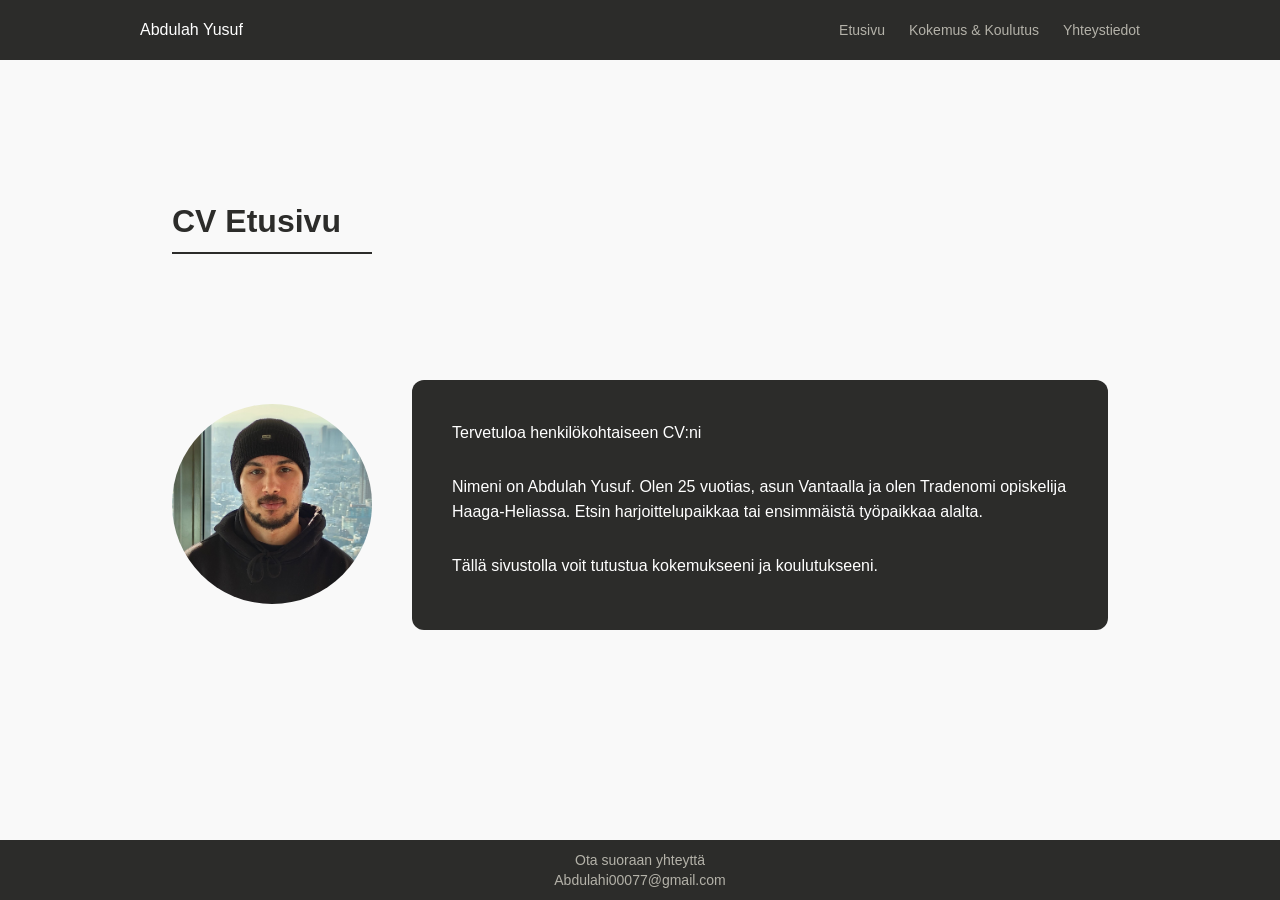
<file: index.html>
<!DOCTYPE html>
<html lang="fi">

<head>
    <meta charset="UTF-8">
    <meta name="viewport" content="width=device-width, initial-scale=1.0">
    <title>Abdulah Yusuf</title>
    <link rel="stylesheet" href="css/style.css">
</head>

<body>

    <header>
        <nav aria-label="Päänavigaatio">
            <span class="logo">Abdulah Yusuf</span>
            <ul>
                <li><a href="index.html">Etusivu</a></li>
                <li><a href="kokemus.html">Kokemus & Koulutus</a></li>
                <li><a href="yhteystiedot.html">Yhteystiedot</a></li>
            </ul>
        </nav>
    </header>

    <main id="sisalto" aria-label="Etusivun sisältö">
        <section class="hero">
            <div class="hero-vasen">
                <h1>CV Etusivu</h1>
                <img src="img/profiili.jpg" alt="Profiilkuva - Abdulah Yusuf" loading="lazy">
            </div>
            <div class="hero-oikea">
                <p>Tervetuloa henkilökohtaiseen CV:ni</p>
                <p>Nimeni on Abdulah Yusuf. Olen 25 vuotias, asun Vantaalla ja olen Tradenomi opiskelija Haaga-Heliassa.
                    Etsin harjoittelupaikkaa tai ensimmäistä työpaikkaa alalta.</p>
                <p>Tällä sivustolla voit tutustua kokemukseeni ja koulutukseeni.</p>
            </div>
        </section>
    </main>

    <footer>
        <p>Ota suoraan yhteyttä</p>
        <p><a href="mailto:Abdulahi00077@gmail.com"
                onclick="navigator.clipboard.writeText('Abdulahi00077@gmail.com')">Abdulahi00077@gmail.com</a></p>
    </footer>

</body>

</html>
</file>
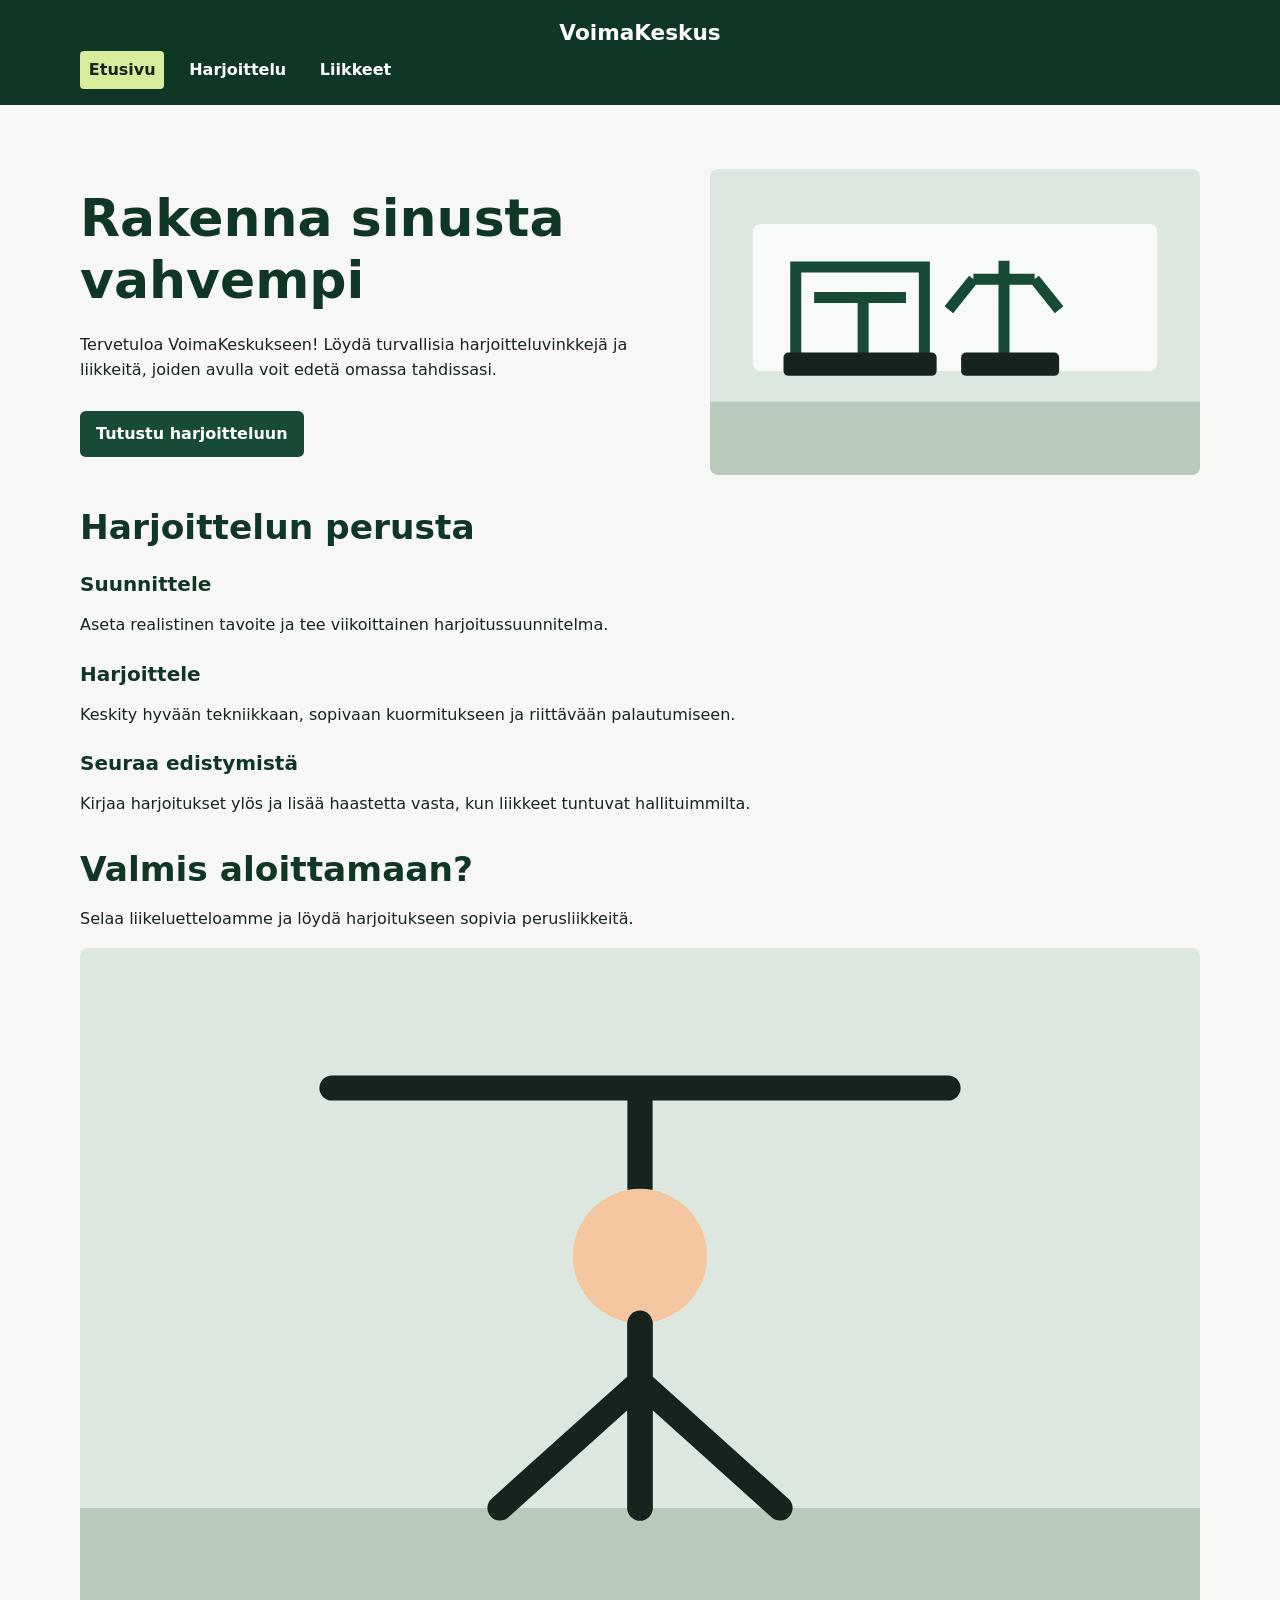
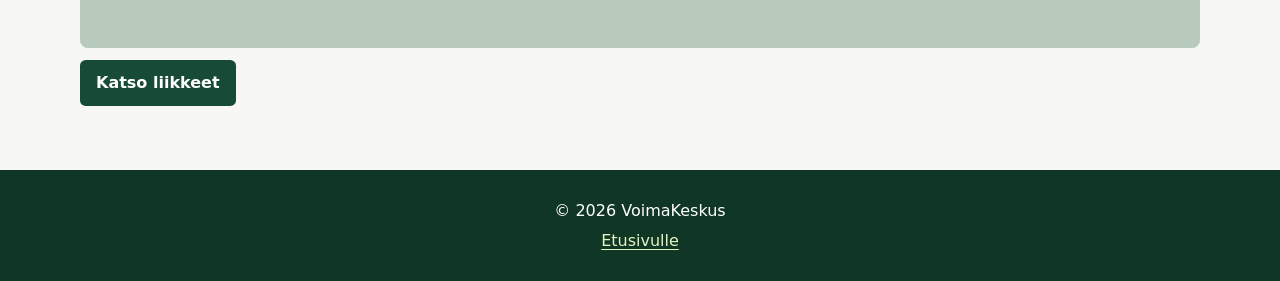
<file: oppimistehtava1/index.html>
<!DOCTYPE html>
<html lang="fi">
<head>
    <meta charset="UTF-8">
    <meta name="viewport" content="width=device-width, initial-scale=1.0">
    <meta name="description" content="Voimaa ja liikkumisen iloa tarjoava kuntosali- ja harjoitteluopas.">
    <title>VoimaKeskus | Aloitussivu</title>
    <link rel="stylesheet" href="style.css">
</head>
<body>
    <header>
        <div class="logo">
            <a href="index.html" aria-label="VoimaKeskuksen etusivu">VoimaKeskus</a>
        </div>
        <nav aria-label="Päävalikko">
            <ul>
                <li><a href="index.html" aria-current="page">Etusivu</a></li>
                <li><a href="harjoittelu.html">Harjoittelu</a></li>
                <li><a href="liikkeet.html">Liikkeet</a></li>
            </ul>
        </nav>
    </header>

    <main>
        <section class="hero">
            <div>
                <h1>Rakenna sinusta vahvempi</h1>
                <p>Tervetuloa VoimaKeskukseen! Löydä turvallisia harjoitteluvinkkejä ja liikkeitä, joiden avulla voit edetä omassa tahdissasi.</p>
                <a class="button" href="harjoittelu.html">Tutustu harjoitteluun</a>
            </div>
            <img src="images/kuntosali.svg" alt="Kuntosalilaitteita hyvin valaistussa kuntosalissa">
        </section>

        <section aria-labelledby="palvelut">
            <h2 id="palvelut">Harjoittelun perusta</h2>
            <article>
                <h3>Suunnittele</h3>
                <p>Aseta realistinen tavoite ja tee viikoittainen harjoitussuunnitelma.</p>
            </article>
            <article>
                <h3>Harjoittele</h3>
                <p>Keskity hyvään tekniikkaan, sopivaan kuormitukseen ja riittävään palautumiseen.</p>
            </article>
            <article>
                <h3>Seuraa edistymistä</h3>
                <p>Kirjaa harjoitukset ylös ja lisää haastetta vasta, kun liikkeet tuntuvat hallituimmilta.</p>
            </article>
        </section>

        <section aria-labelledby="aloita">
            <h2 id="aloita">Valmis aloittamaan?</h2>
            <p>Selaa liikeluetteloamme ja löydä harjoitukseen sopivia perusliikkeitä.</p>
            <img src="images/treenaaja.svg" alt="Henkilö harjoittelemassa leuanvetoa kuntosalilla">
            <a class="button" href="liikkeet.html">Katso liikkeet</a>
        </section>
    </main>

    <footer>
        <p>&copy; 2026 VoimaKeskus</p>
        <p><a href="index.html">Etusivulle</a></p>
    </footer>
</body>
</html>
</file>
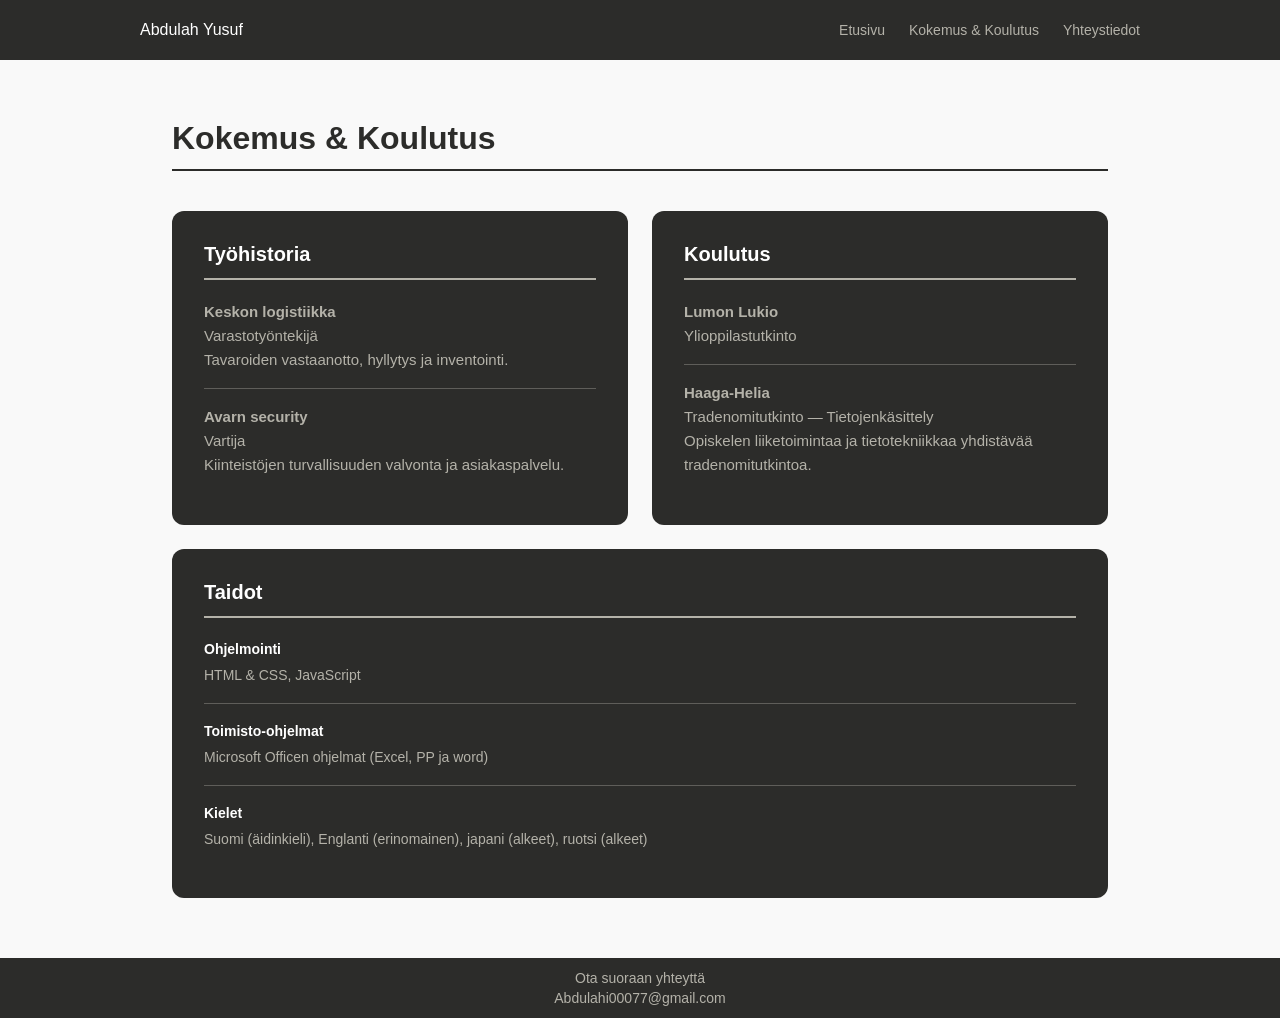
<file: kokemus.html>
<!DOCTYPE html>
<html lang="fi">

<head>
    <meta charset="UTF-8">
    <meta name="viewport" content="width=device-width, initial-scale=1.0">
    <title>Kokemus & Koulutus - Abdulah Yusuf</title>
    <link rel="stylesheet" href="css/style.css">
</head>

<body>

    <header>
        <nav aria-label="Päänavigaatio">
            <span class="logo">Abdulah Yusuf</span>
            <ul>
                <li><a href="index.html">Etusivu</a></li>
                <li><a href="kokemus.html">Kokemus & Koulutus</a></li>
                <li><a href="yhteystiedot.html">Yhteystiedot</a></li>
            </ul>
        </nav>
    </header>

    <main id="sisalto" aria-label="Kokemus ja koulutus">
        <section class="kokemus-sivu">
            <h1>Kokemus & Koulutus</h1>
            <div class="kokemus-grid">

                <div class="kokemus-osio">
                    <h2>Työhistoria</h2>
                    <ul>
                        <li>
                            <strong>Keskon logistiikka</strong>
                            <br>
                            <span>Varastotyöntekijä</span>
                            <br>
                            <p>Tavaroiden vastaanotto, hyllytys ja inventointi.</p>
                        </li>
                        <li>
                            <strong>Avarn security</strong>
                            <br>
                            <span>Vartija</span>
                            <br>
                            <p>Kiinteistöjen turvallisuuden valvonta ja asiakaspalvelu.</p>
                        </li>
                    </ul>
                </div>

                <div class="kokemus-osio">
                    <h2>Koulutus</h2>
                    <ul>
                        <li>
                            <strong>Lumon Lukio</strong>
                            <br>
                            <span>Ylioppilastutkinto</span>
                        </li>
                        <li>
                            <strong>Haaga-Helia</strong>
                            <br>
                            <span>Tradenomitutkinto — Tietojenkäsittely</span>
                            <br>
                            <p>Opiskelen liiketoimintaa ja tietotekniikkaa yhdistävää tradenomitutkintoa.</p>
                        </li>
                    </ul>
                </div>

                <div class="kokemus-osio kokemus-taidot">
                    <h2>Taidot</h2>
                    <ul>
                        <li>
                            <strong>Ohjelmointi</strong>
                            <span>HTML & CSS, JavaScript</span>
                        </li>
                        <li>
                            <strong>Toimisto-ohjelmat</strong>
                            <span>Microsoft Officen ohjelmat (Excel, PP ja word)</span>
                        </li>
                        <li>
                            <strong>Kielet</strong>
                            <span>Suomi (äidinkieli), Englanti (erinomainen), japani (alkeet), ruotsi (alkeet)</span>
                        </li>
                    </ul>
                </div>

            </div>
        </section>
    </main>

    <footer>
        <p>Ota suoraan yhteyttä</p>
        <p><a href="mailto:Abdulahi00077@gmail.com"
                onclick="navigator.clipboard.writeText('Abdulahi00077@gmail.com')">Abdulahi00077@gmail.com</a></p>
    </footer>

</body>

</html>
</file>
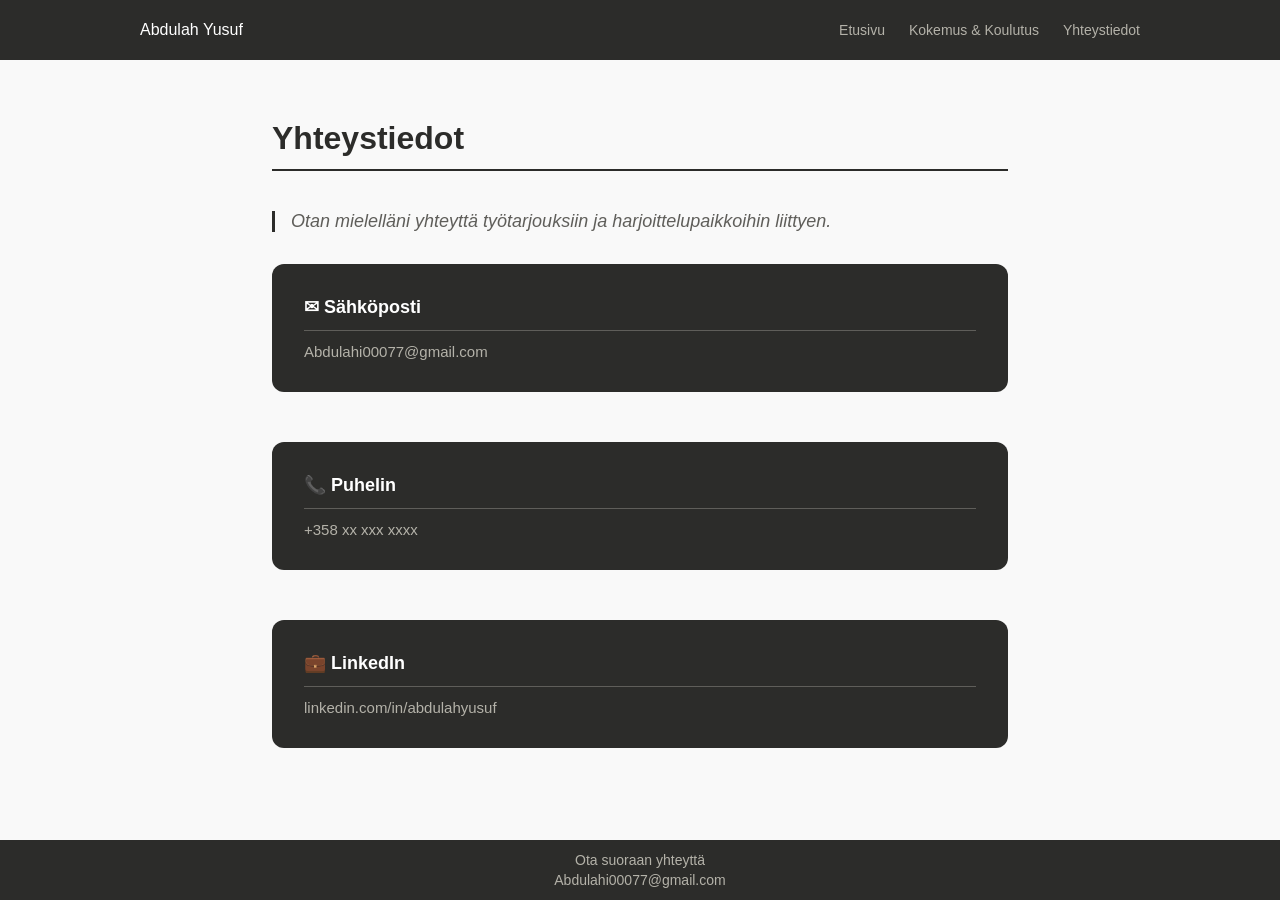
<file: yhteystiedot.html>
<!DOCTYPE html>
<html lang="fi">

<head>
    <meta charset="UTF-8">
    <meta name="viewport" content="width=device-width, initial-scale=1.0">
    <title>Yhteystiedot - Abdulah Yusuf</title>
    <link rel="stylesheet" href="css/style.css">
</head>

<body>

    <header>
        <nav aria-label="Päänavigaatio">
            <span class="logo">Abdulah Yusuf</span>
            <ul>
                <li><a href="index.html">Etusivu</a></li>
                <li><a href="kokemus.html">Kokemus & Koulutus</a></li>
                <li><a href="yhteystiedot.html">Yhteystiedot</a></li>
            </ul>
        </nav>
    </header>

    <main id="sisalto" aria-label="Yhteystiedot">
        <section class="yhteys-sivu">
            <h1>Yhteystiedot</h1>
            <p class="yhteys-intro">Otan mielelläni yhteyttä työtarjouksiin ja harjoittelupaikkoihin liittyen.</p>

            <div class="yhteys-grid">
                <div class="yhteys-kortti">
                    <h2>✉ Sähköposti</h2>
                    <a href="mailto:Abdulahi00077@gmail.com">Abdulahi00077@gmail.com</a>
                </div>
                <div class="yhteys-kortti">
                    <h2>📞 Puhelin</h2>
                    <a href="tel:+358xxxxxxxxx">+358 xx xxx xxxx</a>
                </div>
                <div class="yhteys-kortti">
                    <h2>💼 LinkedIn</h2>
                    <a href="https://linkedin.com/in/abdulahyusuf" target="_blank"
                        aria-label="LinkedIn-profiili, avautuu uuteen välilehteen">linkedin.com/in/abdulahyusuf</a>
                </div>
            </div>

        </section>
    </main>

    <footer>
        <p>Ota suoraan yhteyttä</p>
        <p><a href="mailto:Abdulahi00077@gmail.com" onclick="navigator.clipboard.writeText('Abdulahi00077@gmail.com')">
                Abdulahi00077@gmail.com</a></p>
    </footer>

</body>

</html>
</file>
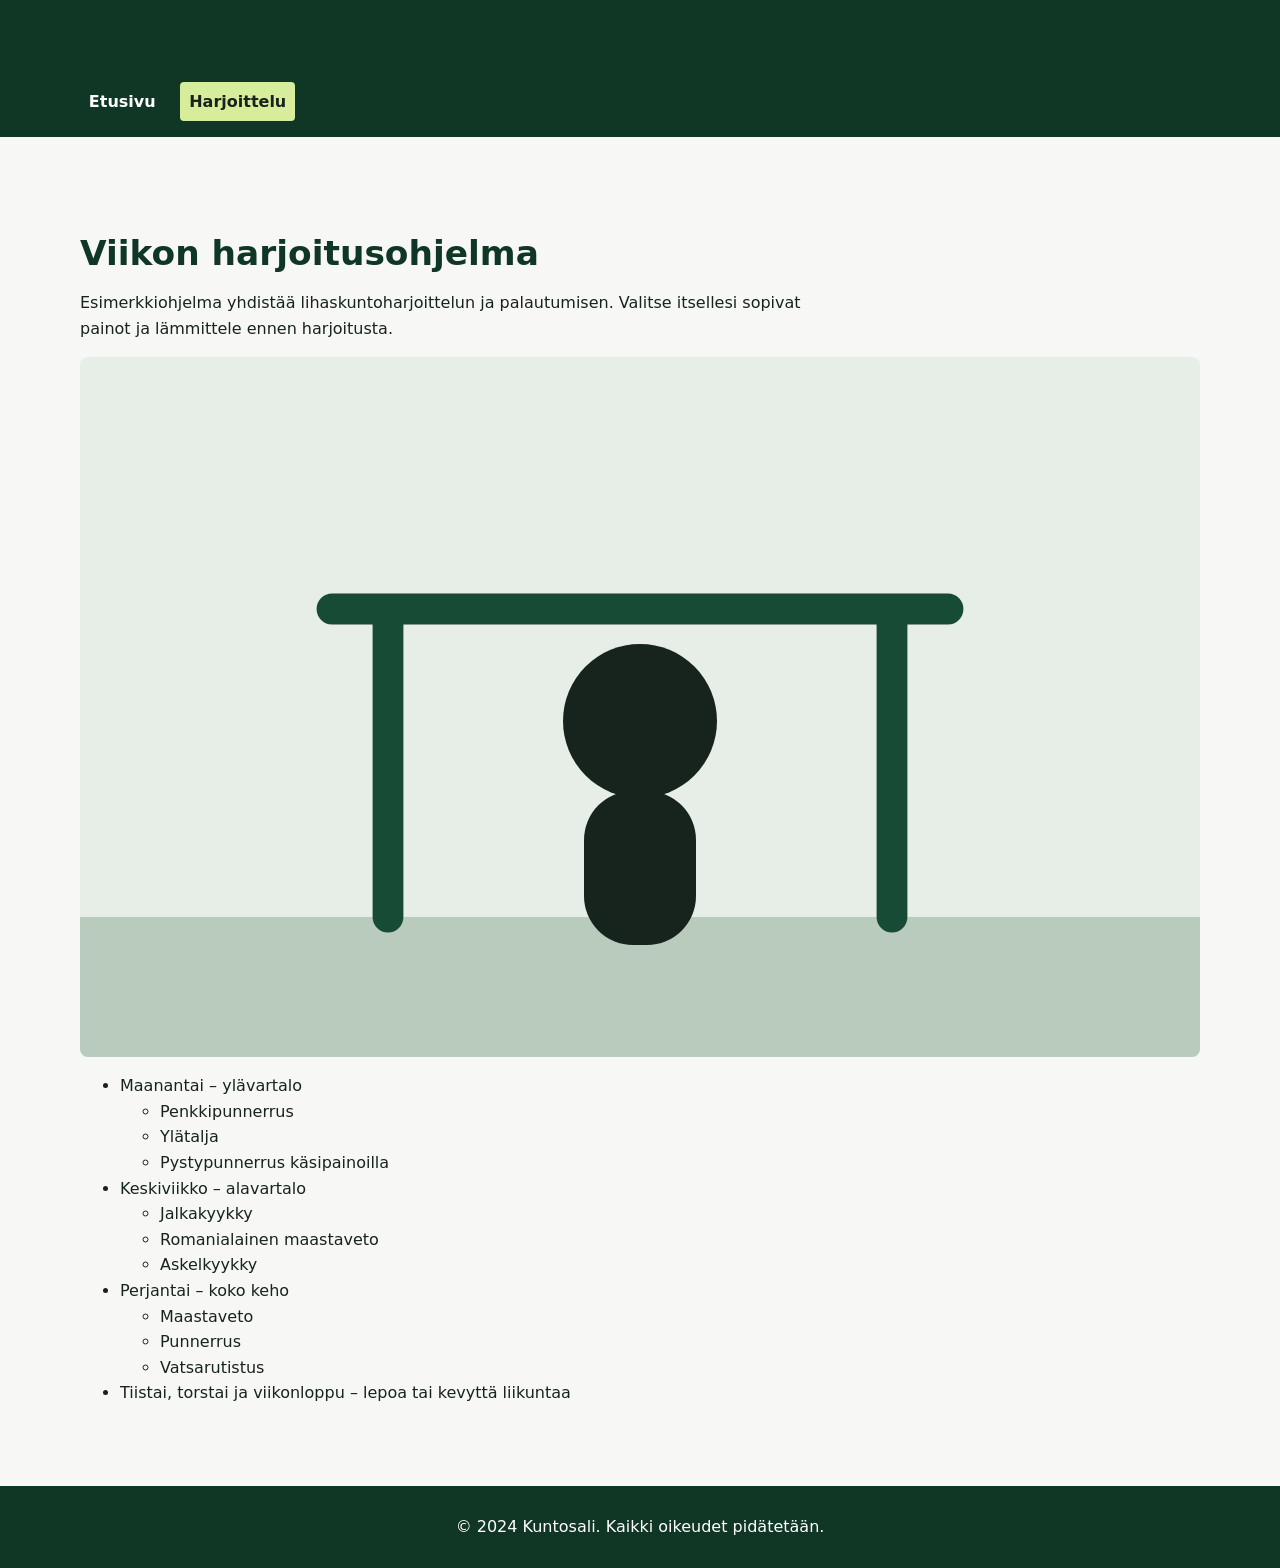
<file: oppimistehtava1/harjoittelu.html>
<!DOCTYPE html>
<html lang="fi">
<head>
	<meta charset="UTF-8">
	<meta name="viewport" content="width=device-width, initial-scale=1.0">
	<title>Harjoittelu | Kuntosali</title>
	<link rel="stylesheet" href="style.css">
</head>
<body>
	<header>
		<h1>Kuntosali</h1>
		<nav aria-label="Päänavigaatio">
			<ul>
				<li><a href="index.html">Etusivu</a></li>
				<li><a href="harjoittelu.html" aria-current="page">Harjoittelu</a></li>
			</ul>
		</nav>
	</header>

	<main>
		<article>
			<h2>Viikon harjoitusohjelma</h2>
			<p>Esimerkkiohjelma yhdistää lihaskuntoharjoittelun ja palautumisen. Valitse itsellesi sopivat painot ja lämmittele ennen harjoitusta.</p>
			<img src="images/harjoittelu.svg" alt="Urheilija harjoittelee voimaharjoittelua kuntosalilla">

			<ul>
				<li>Maanantai – ylävartalo
					<ul>
						<li>Penkkipunnerrus</li>
						<li>Ylätalja</li>
						<li>Pystypunnerrus käsipainoilla</li>
					</ul>
				</li>
				<li>Keskiviikko – alavartalo
					<ul>
						<li>Jalkakyykky</li>
						<li>Romanialainen maastaveto</li>
						<li>Askelkyykky</li>
					</ul>
				</li>
				<li>Perjantai – koko keho
					<ul>
						<li>Maastaveto</li>
						<li>Punnerrus</li>
						<li>Vatsarutistus</li>
					</ul>
				</li>
				<li>Tiistai, torstai ja viikonloppu – lepoa tai kevyttä liikuntaa</li>
			</ul>
		</article>
	</main>

	<footer>
		<p>&copy; 2024 Kuntosali. Kaikki oikeudet pidätetään.</p>
	</footer>
</body>
</html>
</file>
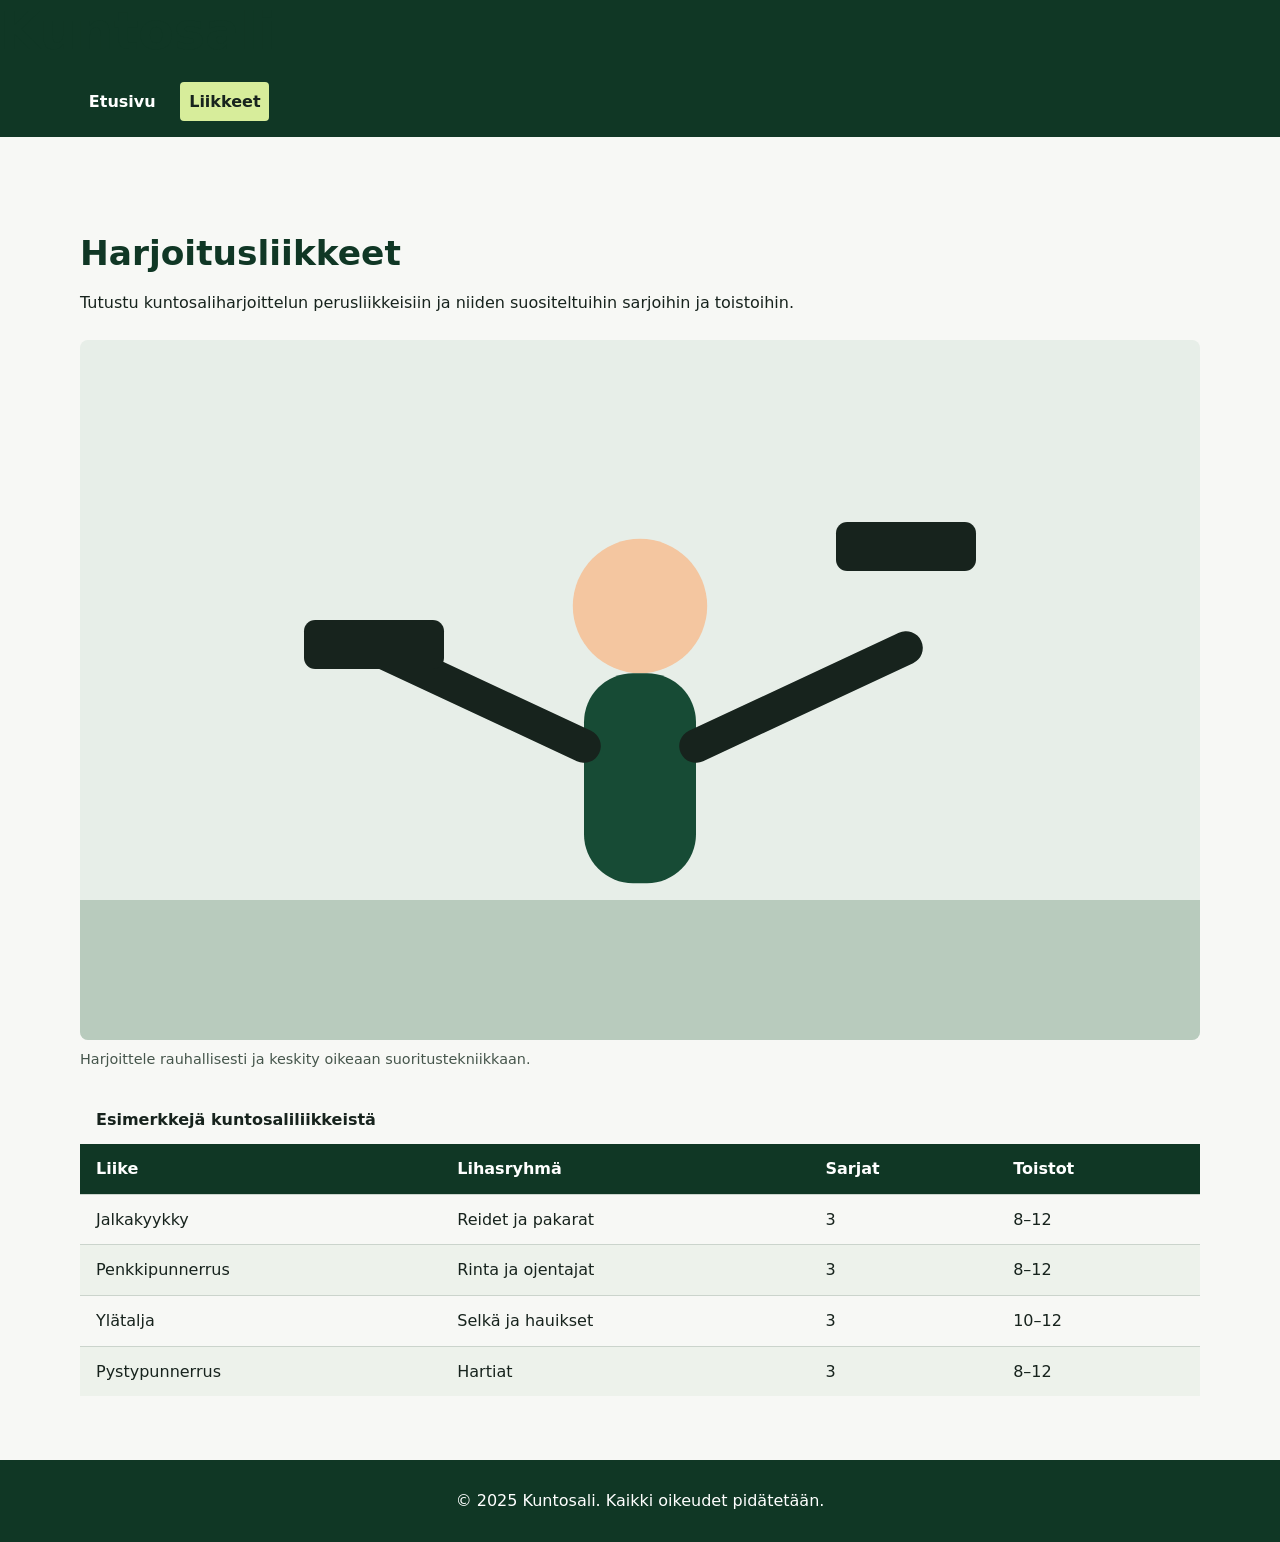
<file: oppimistehtava1/liikkeet.html>
<!DOCTYPE html>
<html lang="fi">
<head>
	<meta charset="UTF-8">
	<meta name="viewport" content="width=device-width, initial-scale=1.0">
	<title>Liikkeet | Kuntosali</title>
	<link rel="stylesheet" href="style.css">
</head>
<body>
	<header>
		<h1>Kuntosali</h1>
		<nav aria-label="Päänavigaatio">
			<ul>
				<li><a href="index.html">Etusivu</a></li>
				<li><a href="liikkeet.html" aria-current="page">Liikkeet</a></li>
			</ul>
		</nav>
	</header>

	<main>
		<article>
			<h2>Harjoitusliikkeet</h2>
			<p>Tutustu kuntosaliharjoittelun perusliikkeisiin ja niiden suositeltuihin sarjoihin ja toistoihin.</p>

			<figure>
				<img src="images/kuntosaliharjoittelu.svg" alt="Henkilö harjoittelee kuntosalilla käsipainoilla">
				<figcaption>Harjoittele rauhallisesti ja keskity oikeaan suoritustekniikkaan.</figcaption>
			</figure>

			<table>
				<caption>Esimerkkejä kuntosaliliikkeistä</caption>
				<thead>
					<tr>
						<th scope="col">Liike</th>
						<th scope="col">Lihasryhmä</th>
						<th scope="col">Sarjat</th>
						<th scope="col">Toistot</th>
					</tr>
				</thead>
				<tbody>
					<tr>
						<td>Jalkakyykky</td>
						<td>Reidet ja pakarat</td>
						<td>3</td>
						<td>8–12</td>
					</tr>
					<tr>
						<td>Penkkipunnerrus</td>
						<td>Rinta ja ojentajat</td>
						<td>3</td>
						<td>8–12</td>
					</tr>
					<tr>
						<td>Ylätalja</td>
						<td>Selkä ja hauikset</td>
						<td>3</td>
						<td>10–12</td>
					</tr>
					<tr>
						<td>Pystypunnerrus</td>
						<td>Hartiat</td>
						<td>3</td>
						<td>8–12</td>
					</tr>
				</tbody>
			</table>
		</article>
	</main>

	<footer>
		<p>&copy; 2025 Kuntosali. Kaikki oikeudet pidätetään.</p>
	</footer>
</body>
</html>
</file>
<file: css/style.css>
* {
    margin: 0;
    padding: 0;
    box-sizing: border-box;
    font-family: Arial, sans-serif;
}

body {
    min-height: 100vh;
    display: flex;
    flex-direction: column;
    background-color: #F9F9F9;
}

main {
    flex: 1;
}

/* NAVBAR */
header {
    background-color: #2C2C2A;
    height: 60px;
    padding: 0 24px;
}

nav {
    display: flex;
    justify-content: space-between;
    align-items: center;
    height: 100%;
    max-width: 1000px;
    margin: 0 auto;
}

.logo {
    color: #ffffff;
    font-size: 16px;
    font-weight: 500;
}

nav ul {
    display: flex;
    gap: 24px;
    list-style: none;
}

nav ul a {
    color: #B4B2A9;
    text-decoration: none;
    font-size: 14px;
}

nav ul a:hover {
    color: #ffffff;
}

/* HERO */
.hero {
    display: flex;
    flex-direction: row;
    align-items: center;
    max-width: 1000px;
    margin: 120px auto 40px;
    padding: 0 32px;
    gap: 40px;
}

.hero-vasen h1 {
    font-size: 32px;
    color: #2C2C2A;
    border-bottom: 2px solid #2C2C2A;
    padding-bottom: 12px;
    width: 100%;
}

.hero img {
    width: 200px;
    height: 200px;
    border-radius: 50%;
    object-fit: cover;
    object-position: top;
    margin-top: 150px;
}

.hero-oikea {
    background-color: #2C2C2A;
    border-radius: 12px;
    padding: 40px;
    display: flex;
    flex-direction: column;
    gap: 16px;
    justify-content: center;
    flex: 1;
    margin-top: 200px;
}

.hero-oikea p {
    color: #ffffff;
    font-size: 16px;
    line-height: 1.6;
    margin-bottom: 12px;
}

/* FOOTER */
footer {
    background-color: #2C2C2A;
    height: 60px;
    display: flex;
    flex-direction: column;
    align-items: center;
    justify-content: center;
    gap: 4px;
}

footer p {
    color: #B4B2A9;
    font-size: 14px;
}

footer a {
    color: #B4B2A9;
    text-decoration: none;
}

footer a:hover {
    color: #ffffff;
}

/* KOKEMUS-SIVU */
.kokemus-sivu {
    max-width: 1000px;
    margin: 60px auto;
    padding: 0 32px;
}

.kokemus-sivu h1 {
    font-size: 32px;
    color: #2C2C2A;
    border-bottom: 2px solid #2C2C2A;
    padding-bottom: 12px;
    margin-bottom: 40px;
}

.kokemus-grid {
    display: grid;
    grid-template-columns: 1fr 1fr;
    gap: 24px;
    align-items: start;
}

.kokemus-osio {
    background-color: #2C2C2A;
    border-radius: 12px;
    padding: 32px;
}

.kokemus-osio h2 {
    font-size: 20px;
    color: #ffffff;
    border-bottom: 2px solid #B4B2A9;
    padding-bottom: 12px;
    margin-bottom: 20px;
}

.kokemus-osio ul {
    list-style: none;
    display: flex;
    flex-direction: column;
    gap: 16px;
}

.kokemus-osio ul li {
    color: #B4B2A9;
    font-size: 15px;
    line-height: 1.6;
    padding-bottom: 16px;
    border-bottom: 0.5px solid #5F5E5A;
}

.kokemus-osio ul li:last-child {
    border-bottom: none;
}

.kokemus-taidot {
    grid-column: 1 / -1;
}

.kokemus-taidot ul li strong {
    display: block;
    color: #ffffff;
    font-size: 14px;
    margin-bottom: 4px;
}

.kokemus-taidot ul li span {
    display: block;
    color: #B4B2A9;
    font-size: 14px;
}

/* YHTEYSTIEDOT */
.yhteys-sivu {
    max-width: 800px;
    margin: 60px auto;
    padding: 0 32px;
}

.yhteys-sivu h1 {
    font-size: 32px;
    color: #2C2C2A;
    border-bottom: 2px solid #2C2C2A;
    padding-bottom: 12px;
    margin-bottom: 40px;
}

.yhteys-intro {
    color: #5F5E5A;
    font-size: 18px;
    margin-bottom: 32px;
    font-style: italic;
    border-left: 3px solid #2C2C2A;
    padding-left: 16px;
}

.yhteys-grid {
    display: grid;
    grid-template-columns: 1fr;
    gap: 50px;
}

.yhteys-kortti {
    background-color: #2C2C2A;
    border-radius: 12px;
    padding: 32px;
    display: flex;
    flex-direction: column;
    gap: 12px;
}

.yhteys-kortti h2 {
    color: #ffffff;
    font-size: 18px;
    border-bottom: 1px solid #5F5E5A;
    padding-bottom: 12px;
}

.yhteys-kortti a {
    color: #B4B2A9;
    text-decoration: none;
    font-size: 15px;
}

.yhteys-kortti a:hover {
    color: #ffffff;
}


/* RESPONSIIVISUUS */
@media (max-width: 768px) {

    /* NAVBAR */
    nav {
        flex-direction: column;
        height: auto;
        padding: 12px 0;
        gap: 12px;
    }

    header {
        height: auto;
    }

    nav ul {
        gap: 12px;
    }

    /* ETUSIVU */
    .hero {
        flex-direction: column;
        margin: 40px auto;
    }

    .hero img {
        margin-top: 0;
    }

    .hero-oikea {
        margin-top: 0;
    }

    /* KOKEMUS-SIVU */
    .kokemus-grid {
        grid-template-columns: 1fr;
    }

    .kokemus-taidot {
        grid-column: 1;
    }

    /* YHTEYSTIEDOT */
    .yhteys-grid {
        gap: 24px;
    }
}
</file>
<file: oppimistehtava1/style.css>
/* Shared styles for the gym training website */
:root {
	color-scheme: light;
	--color-ink: #17231d;
	--color-muted: #46564c;
	--color-paper: #f7f8f5;
	--color-surface: #fff;
	--color-green: #174b35;
	--color-green-dark: #103725;
	--color-accent: #d7ed9b;
	--color-border: #cbd4cc;
	--content-width: 70rem;
	font-family: system-ui, -apple-system, BlinkMacSystemFont, "Segoe UI", sans-serif;
	font-size: 100%;
	line-height: 1.6;
}

*,
*::before,
*::after {
	box-sizing: border-box;
}

html {
	scroll-behavior: smooth;
}

body {
	min-width: 20rem;
	margin: 0;
	color: var(--color-ink);
	background: var(--color-paper);
}

a {
	color: var(--color-green-dark);
	text-underline-offset: 0.2em;
}

a:hover {
	color: var(--color-green);
}

a:focus-visible,
button:focus-visible,
input:focus-visible,
select:focus-visible,
textarea:focus-visible {
	outline: 3px solid #8a4b00;
	outline-offset: 3px;
}

.container,
main {
	width: min(100% - 2rem, var(--content-width));
	margin-inline: auto;
}

header {
	color: #fff;
	background: var(--color-green-dark);
}

header .logo {
	padding: 1rem 1rem 0;
	text-align: center;
}

header .logo a {
	color: #fff;
	font-size: 1.35rem;
	font-weight: 800;
	text-decoration: none;
}

header nav {
	width: min(100% - 2rem, var(--content-width));
	margin-inline: auto;
	padding-bottom: 1rem;
}

header .container {
	padding-block: 1rem;
}

nav {
	display: flex;
	flex-wrap: wrap;
	align-items: center;
	justify-content: space-between;
	gap: 0.75rem 1.5rem;
}

nav ul {
	display: flex;
	flex-wrap: wrap;
	gap: 0.25rem 1rem;
	margin: 0;
	padding: 0;
	list-style: none;
}

nav a {
	display: inline-block;
	padding: 0.4rem 0.55rem;
	color: #fff;
	font-weight: 600;
	text-decoration: none;
	border-radius: 0.25rem;
}

nav a:hover,
nav a[aria-current="page"] {
	color: var(--color-ink);
	background: var(--color-accent);
}

main {
	min-height: 60vh;
	padding-block: clamp(2rem, 5vw, 4rem);
}

h1,
h2,
h3 {
	color: var(--color-green-dark);
	line-height: 1.2;
	text-wrap: balance;
}

h1 {
	margin-block: 0 1.25rem;
	font-size: clamp(2rem, 5vw, 3.25rem);
}

h2 {
	margin-block: 2rem 0.75rem;
	font-size: clamp(1.5rem, 3vw, 2.15rem);
}

h3 {
	margin-block: 1.5rem 0.5rem;
	font-size: 1.25rem;
}

p {
	max-width: 72ch;
}

img,
picture,
video {
	max-width: 100%;
}

img {
	display: block;
	height: auto;
	border-radius: 0.5rem;
}

.hero {
	display: grid;
	grid-template-columns: 1.1fr 0.9fr;
	align-items: center;
	gap: 2rem;
	margin-bottom: 2rem;
}

.hero img {
	width: 100%;
	max-height: 22rem;
	object-fit: cover;
}

.button {
	display: inline-block;
	margin-top: 0.75rem;
	padding: 0.65rem 1rem;
	color: #fff;
	background: var(--color-green);
	font-weight: 700;
	text-decoration: none;
	border-radius: 0.35rem;
}

.button:hover {
	color: #fff;
	background: var(--color-green-dark);
}

figure {
	margin: 1.5rem 0;
}

figcaption {
	margin-top: 0.5rem;
	color: var(--color-muted);
	font-size: 0.9rem;
}

.table-wrap {
	max-width: 100%;
	overflow-x: auto;
	border: 1px solid var(--color-border);
	border-radius: 0.5rem;
	background: var(--color-surface);
}

table {
	width: 100%;
	border-collapse: collapse;
	text-align: left;
}

caption {
	padding: 0.75rem 1rem;
	color: var(--color-ink);
	font-weight: 700;
	text-align: left;
}

th,
td {
	padding: 0.75rem 1rem;
	border-bottom: 1px solid var(--color-border);
}

th {
	color: #fff;
	background: var(--color-green-dark);
}

tbody tr:nth-child(even) {
	background: #edf2eb;
}

tbody tr:last-child td {
	border-bottom: 0;
}

footer {
	padding: 1.5rem 1rem;
	color: #fff;
	background: var(--color-green-dark);
	text-align: center;
}

footer a {
	color: #e4f4c2;
}

footer p {
	margin: 0.25rem auto;
}

@media (max-width: 40rem) {
	header .logo {
		padding-bottom: 0.5rem;
	}

	nav {
		align-items: flex-start;
	}

	nav ul {
		width: 100%;
		flex-direction: column;
		gap: 0.15rem;
	}

	nav a {
		display: block;
		padding: 0.6rem 0.55rem;
	}

	.hero {
		grid-template-columns: 1fr;
	}

	th,
	td {
		padding: 0.6rem 0.75rem;
	}
}

@media (prefers-reduced-motion: reduce) {
	html {
		scroll-behavior: auto;
	}
}
</file>
